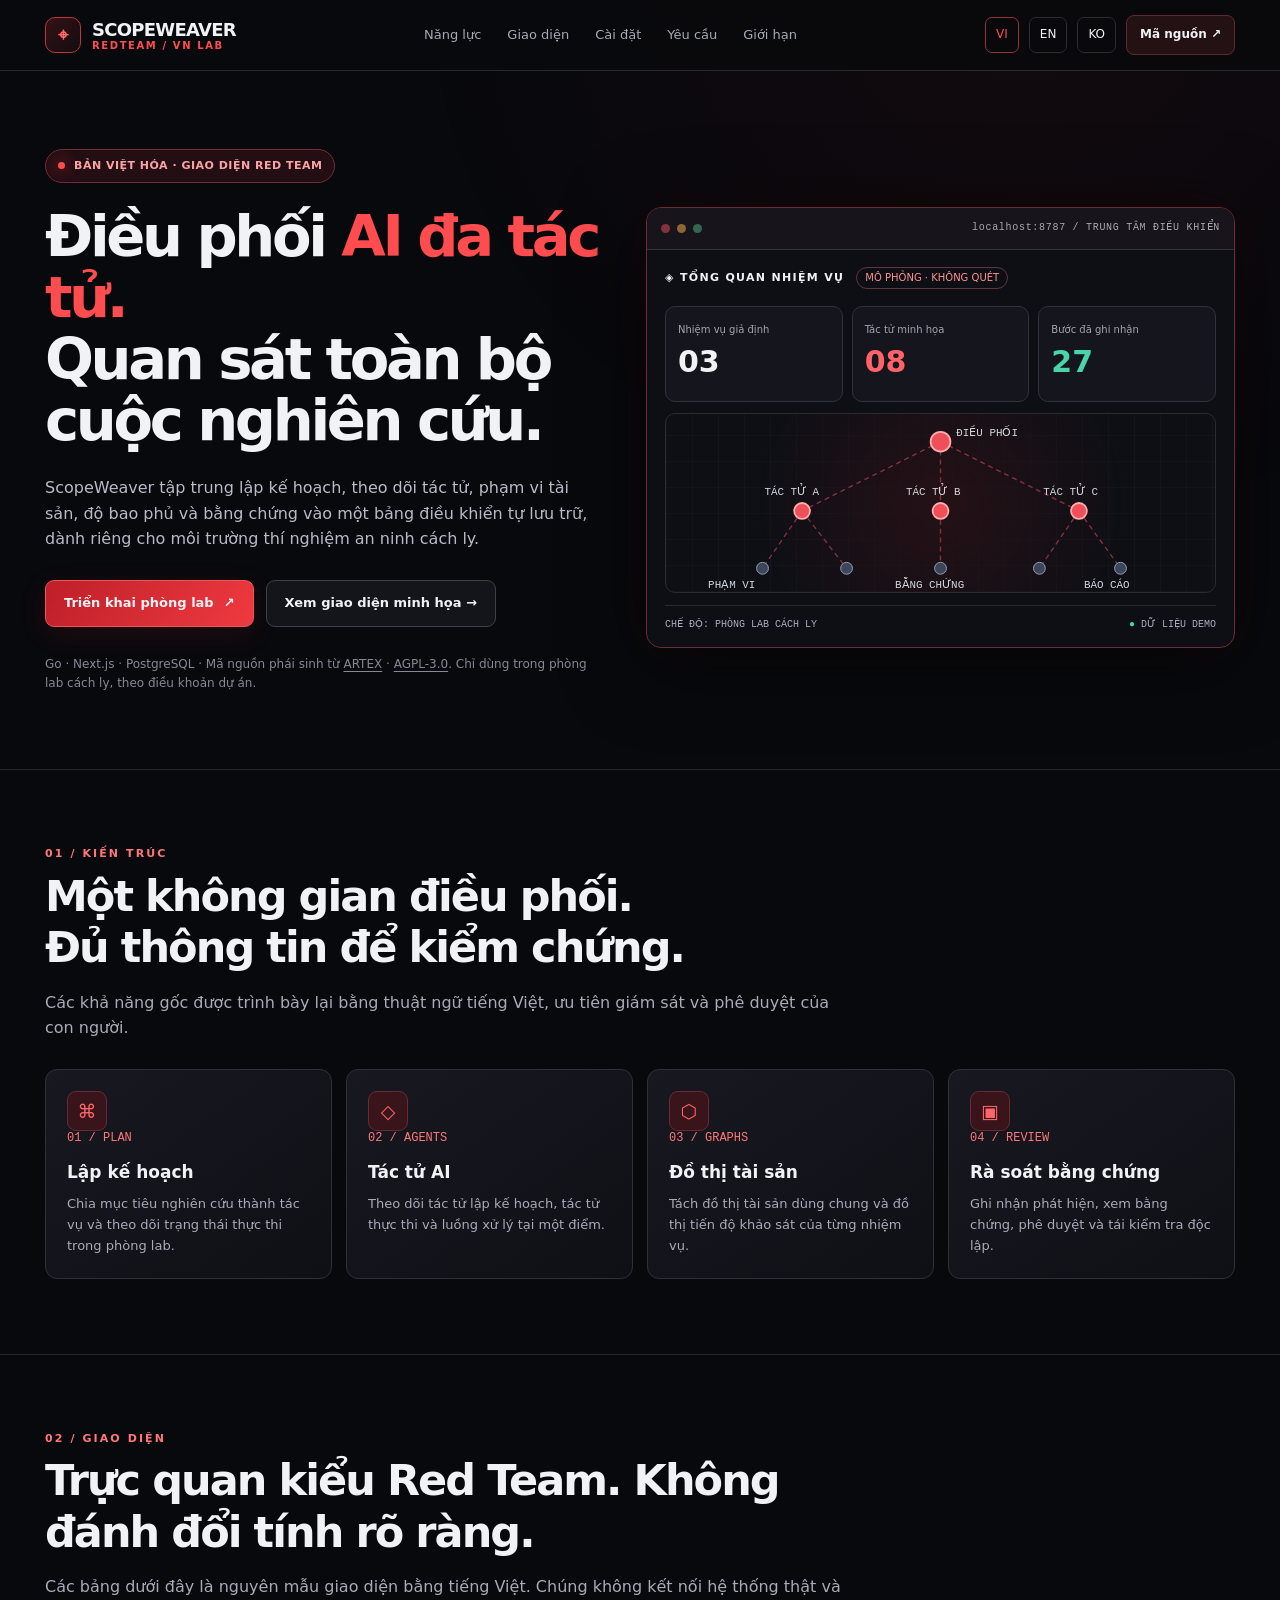
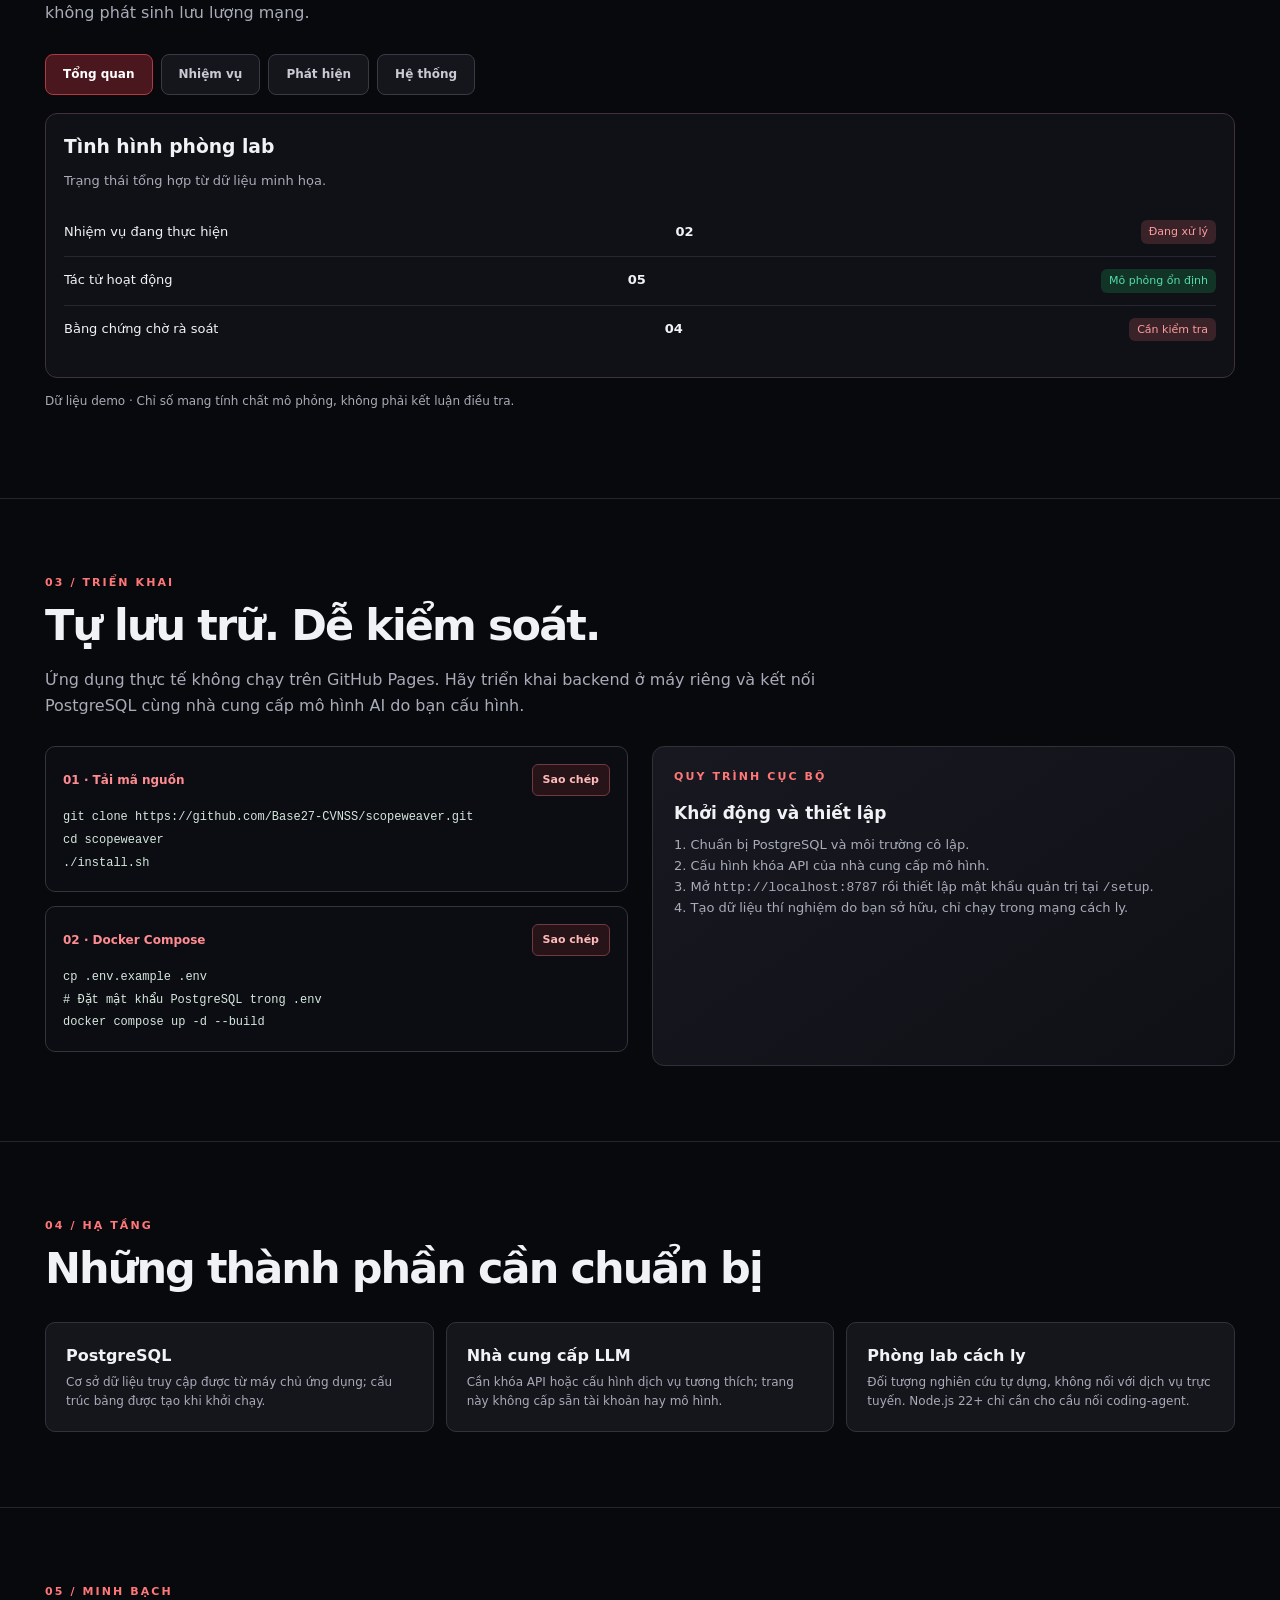
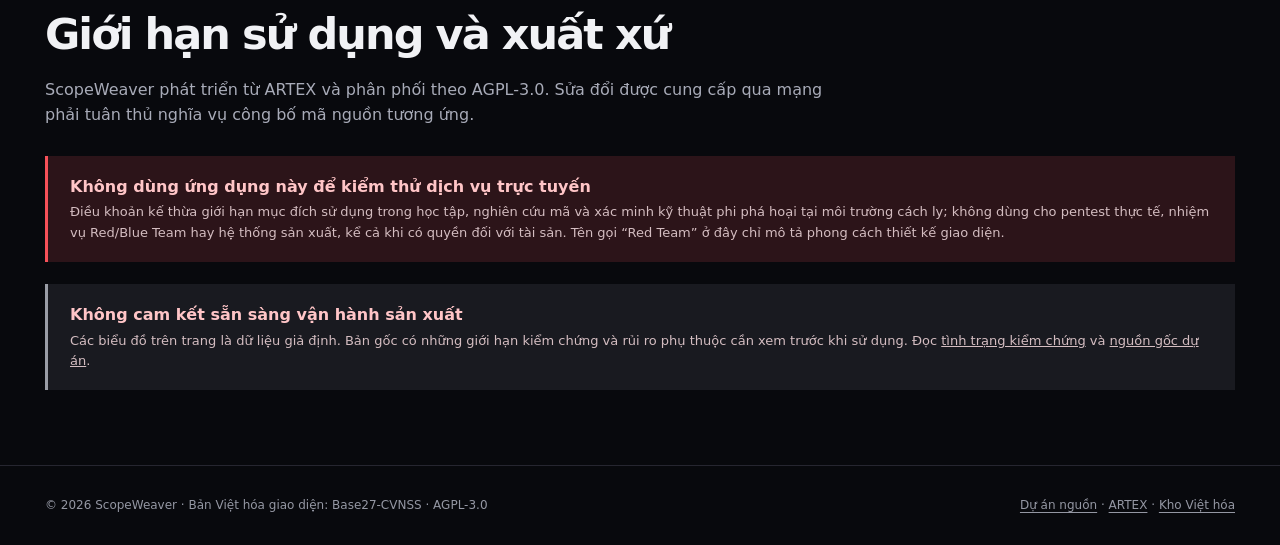
<file: landing/vi/index.html>
<!doctype html>
<html lang="vi">
<head>
<meta charset="utf-8">
<meta name="viewport" content="width=device-width, initial-scale=1">
<meta name="theme-color" content="#08090d">
<meta name="description" content="ScopeWeaver Việt hóa: bảng điều khiển nghiên cứu an ninh đa tác tử, tự lưu trữ và dành cho phòng thí nghiệm cách ly.">
<title>ScopeWeaver Việt Nam — Trung tâm nghiên cứu an ninh đa tác tử</title>
<link rel="icon" href="../favicon.svg" type="image/svg+xml">
<link rel="canonical" href="https://base27-cvnss.github.io/scopeweaver/vi/">
<link rel="alternate" hreflang="en" href="https://base27-cvnss.github.io/scopeweaver/?lang=en">
<link rel="alternate" hreflang="ko" href="https://base27-cvnss.github.io/scopeweaver/ko/">
<link rel="alternate" hreflang="vi" href="https://base27-cvnss.github.io/scopeweaver/vi/">
<style>
:root{color-scheme:dark;--bg:#08090d;--panel:#111319;--panel2:#171920;--line:#292b35;--soft:#a6a9b6;--text:#f1f2f5;--red:#dc2626;--hot:#ff4d4f;--green:#38d39f;--amber:#ffb65d;font-family:Inter,ui-sans-serif,system-ui,-apple-system,"Segoe UI",sans-serif}
*{box-sizing:border-box}html{scroll-behavior:smooth;scroll-padding-top:90px}body{margin:0;background:var(--bg);color:var(--text);line-height:1.6}body::before{content:"";position:fixed;inset:0;pointer-events:none;background:radial-gradient(ellipse at 80% 0%,#a21d2312,transparent 42%),linear-gradient(90deg,transparent 99%,#ffffff05 100%);background-size:auto,36px 36px;z-index:-1}
a{color:inherit;text-decoration:none}a:hover{color:#fff}button{font:inherit}button,a{outline-offset:3px}button:focus-visible,a:focus-visible{outline:2px solid var(--hot)}.container{max-width:1240px;margin:0 auto;padding:0 25px}
.skip{position:absolute;top:-60px;left:10px;background:#fff;color:#000;padding:8px;z-index:999}.skip:focus{top:10px}
.header{position:sticky;top:0;z-index:50;background:#090a0de8;border-bottom:1px solid #282a32;backdrop-filter:blur(16px)}.header .container{display:flex;align-items:center;gap:28px;min-height:70px}.brand{font-size:18px;font-weight:900;letter-spacing:-.04em;display:flex;align-items:center;gap:11px;white-space:nowrap}.brand-icon{display:grid;place-items:center;width:36px;height:36px;border:1px solid #be343d;background:linear-gradient(135deg,#351116,#120c10);border-radius:10px;color:#ff676a}.brand small{color:var(--hot);font-size:10px;letter-spacing:.16em;display:block;margin-top:-6px;font-weight:700}.nav{display:flex;gap:26px;margin:auto;font-size:13px;color:var(--soft)}.nav a:hover{color:var(--hot)}.actions{display:flex;gap:10px;align-items:center}.locale{border:1px solid var(--line);border-radius:7px;padding:7px 10px;font-size:12px}.locale[aria-current]{color:var(--hot);border-color:#91343d}.git{font-size:12px;border:1px solid #5c2930;border-radius:8px;padding:9px 13px;font-weight:750;background:#241114}.mobile-toggle{display:none;background:none;border:0;color:#fff;font-size:24px}
.eyebrow{color:#ff7778;font-weight:800;text-transform:uppercase;letter-spacing:.19em;font-size:11px}.hero{padding:78px 0 64px}.hero-grid{display:grid;grid-template-columns:minmax(0,1fr) minmax(0,1.05fr);gap:40px;align-items:center}.pill{display:inline-flex;align-items:center;gap:9px;padding:7px 12px;border:1px solid #742b34;background:#230e13;color:#fca3a5;border-radius:30px;font-weight:700;font-size:11px;letter-spacing:.045em}.dot{width:7px;height:7px;border-radius:50%;background:var(--hot);box-shadow:0 0 15px #ff3344;display:inline-block}.hero h1{font-size:clamp(40px,4.5vw,67px);font-weight:900;letter-spacing:-.058em;line-height:1.07;margin:23px 0}.highlight{color:var(--hot)}.lead{max-width:580px;font-size:16px;color:#b8bbc7}.hero-links{display:flex;gap:12px;flex-wrap:wrap;margin:28px 0}.btn{display:inline-flex;align-items:center;justify-content:center;gap:10px;padding:12px 18px;border-radius:9px;font-size:13px;font-weight:850;border:1px solid #40404b;background:#14151b;cursor:pointer}.btn.primary{background:linear-gradient(125deg,#be1f29,#ef3a40);border-color:#f0535a;box-shadow:0 7px 28px #da29301f}.btn:hover{transform:translateY(-1px)}.note{font-size:12px;color:#858996;max-width:550px}.note a{text-decoration:underline;text-underline-offset:3px}
.terminal{border:1px solid #6b2c35;box-shadow:0 14px 80px #0009,0 0 45px #e0273110;background:#0d0f15;border-radius:15px;overflow:hidden}.term-bar{height:42px;background:#17151b;border-bottom:1px solid #37313a;display:flex;align-items:center;gap:7px;padding:0 14px}.circle{height:9px;width:9px;border-radius:50%;background:#82323c}.circle:nth-child(2){background:#8e6533}.circle:nth-child(3){background:#34664f}.term-bar span{font-size:10px;color:#aaa;letter-spacing:.07em;margin-left:auto;font-family:ui-monospace,monospace}.term-body{padding:17px 18px}.terminal-top{display:flex;align-items:center;gap:12px;margin-bottom:17px;flex-wrap:wrap}.terminal-top strong{letter-spacing:.12em;font-size:11px}.tag{font-size:10px;border:1px solid #61353b;border-radius:30px;color:#ff9192;padding:2px 8px}.demo-grid{display:grid;grid-template-columns:repeat(3,1fr);gap:9px}.metric{border:1px solid #30313b;border-radius:10px;padding:15px 12px;background:#15161d}.metric .n{font-size:30px;font-weight:900;font-variant-numeric:tabular-nums}.metric small{display:block;color:#a5a5b0;font-size:10px}.metric .n.red{color:#ff6269}.metric .n.green{color:#49d4aa}.metric .n.amber{color:#ffc577}.network{margin-top:11px;height:180px;border:1px solid #2b2934;border-radius:10px;background:radial-gradient(circle at center,#251116,transparent 65%),repeating-linear-gradient(0deg,#ffffff05 0 1px,transparent 1px 26px),repeating-linear-gradient(90deg,#ffffff05 0 1px,transparent 1px 26px);position:relative;overflow:hidden}.network svg{width:100%;height:100%}.network .edge{fill:none;stroke:#9f3947;stroke-width:1.4;stroke-dasharray:5 4;opacity:.8}.network .node{fill:#ef4f59;stroke:#ffadb0;stroke-width:1.8}.network .muted-node{fill:#3d4657;stroke:#8e9cba}.network text{fill:#d2d6df;font:11px ui-monospace,monospace}.status-line{display:flex;justify-content:space-between;align-items:center;gap:12px;border-top:1px solid #292932;margin-top:12px;padding-top:12px;font:10px ui-monospace,monospace;color:#a7adbb}.status-line b{color:#41d6a2}
.section{padding:75px 0;border-top:1px solid #24252d}.section-head{max-width:810px;margin:0 0 28px}.section h2{font-size:clamp(28px,3.5vw,43px);line-height:1.2;letter-spacing:-.045em;margin:8px 0 12px}.section p{color:#a8abb8}.cards{display:grid;grid-template-columns:repeat(4,minmax(0,1fr));gap:14px}.card{background:linear-gradient(145deg,#181920,#0f1016);border:1px solid #30303b;border-radius:12px;padding:21px}.card:hover{border-color:#a4313a}.card .ordinal{font:12px ui-monospace,monospace;color:#ff777a}.card h3{font-size:17px;margin:14px 0 8px}.card p{font-size:13px;margin:0}.feature-icon{display:grid;place-items:center;width:40px;height:40px;background:#3a141b;border:1px solid #6b2834;border-radius:9px;color:#ff666a;font-size:19px}
.tabs{display:flex;gap:8px;flex-wrap:wrap;margin-bottom:18px}.tab{border:1px solid #3a3a45;color:#c8cbd3;background:#15161c;border-radius:8px;padding:10px 17px;cursor:pointer;font-weight:750;font-size:12px}.tab[aria-selected=true]{background:#4b171e;color:white;border-color:#b23942}.screen{border:1px solid #42303a;background:#101116;border-radius:12px;padding:18px;min-height:265px}.screen[hidden]{display:none}.screen h3{margin:0 0 9px}.screen p{font-size:13px;margin:0 0 17px}.screen-row{display:flex;gap:12px;align-items:center;justify-content:space-between;padding:12px 0;border-bottom:1px solid #252630;font-size:13px}.screen-row:last-child{border-bottom:0}.s-chip{padding:3px 8px;border-radius:6px;background:#392328;color:#ff9b9d;font-size:11px}.s-chip.ok{background:#123427;color:#54dca9}.twocol{display:grid;grid-template-columns:1fr 1fr;gap:24px}.code-card{border:1px solid #34343e;background:#0c0d13;border-radius:10px;padding:17px;margin-bottom:14px}.code-head{display:flex;justify-content:space-between;align-items:center;margin-bottom:10px;color:#ff8c91;font-size:12px;font-weight:700}.code{margin:0;overflow-x:auto;color:#d5e7dc;font:12px/1.9 ui-monospace,"SFMono-Regular",Consolas,monospace;white-space:pre}.copy{background:#261418;border:1px solid #76383f;color:#ffbbb9;border-radius:6px;cursor:pointer;padding:6px 10px;font-size:11px}.copy:hover{background:#6a202b}.requirements{display:grid;grid-template-columns:repeat(3,1fr);gap:12px}.requirement{padding:20px;border:1px solid #30333d;border-radius:10px;background:#15161c}.requirement strong{display:block;margin-bottom:4px}.requirement p{font-size:12px;margin:0}.warning{border-left:3px solid #f65159;background:#2c1419;padding:18px 22px;margin-top:22px;color:#ffc5c7}.warning strong{display:block}.warning p{color:#d4bdc1;margin:3px 0 0;font-size:13px}.footer{border-top:1px solid #262630;padding:30px 0;color:#9497a3;font-size:12px}.footer .container{display:flex;align-items:center;justify-content:space-between;flex-wrap:wrap;gap:10px}.footer a{text-decoration:underline;text-underline-offset:3px}
@media(max-width:1050px){.hero-grid{grid-template-columns:1fr}.hero{padding-top:48px}.cards{grid-template-columns:repeat(2,1fr)}}@media(max-width:700px){.container{padding:0 16px}.nav{display:none;position:absolute;top:70px;left:0;right:0;background:#101117;padding:19px;flex-direction:column;gap:12px;border-bottom:1px solid #38303a}.nav.open{display:flex}.mobile-toggle{display:block}.actions{margin-left:auto}.git{display:none}.hero h1{font-size:40px}.section{padding:48px 0}.cards,.twocol,.requirements{grid-template-columns:1fr}.demo-grid{gap:5px}.metric{padding:9px}.metric .n{font-size:23px}}@media(prefers-reduced-motion:reduce){*,*:before,*:after{scroll-behavior:auto!important;transition:none!important}}
</style>
</head>
<body>
<a class="skip" href="#main">Đi tới nội dung chính</a>
<header class="header"><div class="container">
<a class="brand" href="./" aria-label="Trang chủ ScopeWeaver Việt Nam"><span class="brand-icon" aria-hidden="true">⌖</span><span>SCOPEWEAVER<small>REDTEAM / VN LAB</small></span></a>
<button class="mobile-toggle" type="button" aria-controls="navigation" aria-expanded="false" aria-label="Mở menu">☰</button>
<nav id="navigation" class="nav" aria-label="Điều hướng"><a href="#nangluc">Năng lực</a><a href="#giaodien">Giao diện</a><a href="#caidat">Cài đặt</a><a href="#yeucau">Yêu cầu</a><a href="#gioihan">Giới hạn</a></nav>
<div class="actions"><a href="./" class="locale" aria-current="page" lang="vi">VI</a><a href="../?lang=en" class="locale" lang="en">EN</a><a href="../ko/" class="locale" lang="ko">KO</a><a class="git" href="https://github.com/Base27-CVNSS/scopeweaver" rel="noopener noreferrer">Mã nguồn ↗</a></div>
</div></header>
<main id="main">
<section class="hero"><div class="container hero-grid"><div>
<div class="pill"><span class="dot"></span> BẢN VIỆT HÓA · GIAO DIỆN RED TEAM</div>
<h1>Điều phối <span class="highlight">AI đa tác tử.</span><br>Quan sát toàn bộ cuộc nghiên cứu.</h1>
<p class="lead">ScopeWeaver tập trung lập kế hoạch, theo dõi tác tử, phạm vi tài sản, độ bao phủ và bằng chứng vào một bảng điều khiển tự lưu trữ, dành riêng cho môi trường thí nghiệm an ninh cách ly.</p>
<div class="hero-links"><a class="btn primary" href="#caidat">Triển khai phòng lab <span aria-hidden="true">↗</span></a><a class="btn" href="#giaodien">Xem giao diện minh họa →</a></div>
<p class="note">Go · Next.js · PostgreSQL · Mã nguồn phái sinh từ <a href="https://github.com/Autumn-27/ARTEX">ARTEX</a> · <a href="https://github.com/Base27-CVNSS/scopeweaver/blob/main/LICENSE">AGPL-3.0</a>. Chỉ dùng trong phòng lab cách ly, theo điều khoản dự án.</p>
</div>
<div class="terminal" role="img" aria-label="Mô phỏng giao diện ScopeWeaver nền đen và đỏ với ba chỉ số, sơ đồ tác tử; dữ liệu hoàn toàn giả định">
<div class="term-bar"><i class="circle"></i><i class="circle"></i><i class="circle"></i><span>localhost:8787 / TRUNG TÂM ĐIỀU KHIỂN</span></div>
<div class="term-body"><div class="terminal-top"><strong>◈ TỔNG QUAN NHIỆM VỤ</strong><span class="tag">MÔ PHỎNG · KHÔNG QUÉT</span></div>
<div class="demo-grid"><div class="metric"><small>Nhiệm vụ giả định</small><div class="n">03</div></div><div class="metric"><small>Tác tử minh họa</small><div class="n red">08</div></div><div class="metric"><small>Bước đã ghi nhận</small><div class="n green">27</div></div></div>
<div class="network"><svg viewBox="0 0 500 180" aria-hidden="true">
<path class="edge" d="M250 28L110 98M250 28L250 98M250 28L390 98M110 98L70 156M110 98L155 156M250 98L250 156M390 98L350 156M390 98L432 156"/>
<g><circle class="node" cx="250" cy="28" r="10"/><circle class="node" cx="110" cy="98" r="8"/><circle class="node" cx="250" cy="98" r="8"/><circle class="node" cx="390" cy="98" r="8"/></g>
<g class="muted-node"><circle cx="70" cy="156" r="6"/><circle cx="155" cy="156" r="6"/><circle cx="250" cy="156" r="6"/><circle cx="350" cy="156" r="6"/><circle cx="432" cy="156" r="6"/></g>
<text x="266" y="22">ĐIỀU PHỐI</text><text x="72" y="82">TÁC TỬ A</text><text x="215" y="82">TÁC TỬ B</text><text x="354" y="82">TÁC TỬ C</text><text x="15" y="176">PHẠM VI</text><text x="204" y="176">BẰNG CHỨNG</text><text x="395" y="176">BÁO CÁO</text></svg></div>
<div class="status-line"><span>CHẾ ĐỘ: PHÒNG LAB CÁCH LY</span><span><b>●</b> DỮ LIỆU DEMO</span></div></div></div></div></section>
<section id="nangluc" class="section"><div class="container">
<div class="section-head"><div class="eyebrow">01 / KIẾN TRÚC</div><h2>Một không gian điều phối.<br>Đủ thông tin để kiểm chứng.</h2><p>Các khả năng gốc được trình bày lại bằng thuật ngữ tiếng Việt, ưu tiên giám sát và phê duyệt của con người.</p></div>
<div class="cards"><article class="card"><span class="feature-icon" aria-hidden="true">⌘</span><div class="ordinal">01 / PLAN</div><h3>Lập kế hoạch</h3><p>Chia mục tiêu nghiên cứu thành tác vụ và theo dõi trạng thái thực thi trong phòng lab.</p></article><article class="card"><span class="feature-icon" aria-hidden="true">◇</span><div class="ordinal">02 / AGENTS</div><h3>Tác tử AI</h3><p>Theo dõi tác tử lập kế hoạch, tác tử thực thi và luồng xử lý tại một điểm.</p></article><article class="card"><span class="feature-icon" aria-hidden="true">⬡</span><div class="ordinal">03 / GRAPHS</div><h3>Đồ thị tài sản</h3><p>Tách đồ thị tài sản dùng chung và đồ thị tiến độ khảo sát của từng nhiệm vụ.</p></article><article class="card"><span class="feature-icon" aria-hidden="true">▣</span><div class="ordinal">04 / REVIEW</div><h3>Rà soát bằng chứng</h3><p>Ghi nhận phát hiện, xem bằng chứng, phê duyệt và tái kiểm tra độc lập.</p></article></div></div></section>
<section id="giaodien" class="section"><div class="container"><div class="section-head"><div class="eyebrow">02 / GIAO DIỆN</div><h2>Trực quan kiểu Red Team. Không đánh đổi tính rõ ràng.</h2><p>Các bảng dưới đây là nguyên mẫu giao diện bằng tiếng Việt. Chúng không kết nối hệ thống thật và không phát sinh lưu lượng mạng.</p></div>
<div class="tabs" role="tablist" aria-label="Các màn hình minh họa"><button class="tab" id="tab-tongquan" role="tab" aria-controls="panel-tongquan" aria-selected="true" tabindex="0">Tổng quan</button><button class="tab" id="tab-nhiemvu" role="tab" aria-controls="panel-nhiemvu" aria-selected="false" tabindex="-1">Nhiệm vụ</button><button class="tab" id="tab-phathien" role="tab" aria-controls="panel-phathien" aria-selected="false" tabindex="-1">Phát hiện</button><button class="tab" id="tab-hethong" role="tab" aria-controls="panel-hethong" aria-selected="false" tabindex="-1">Hệ thống</button></div>
<div class="screen" id="panel-tongquan" role="tabpanel" aria-labelledby="tab-tongquan"><h3>Tình hình phòng lab</h3><p>Trạng thái tổng hợp từ dữ liệu minh họa.</p><div class="screen-row"><span>Nhiệm vụ đang thực hiện</span><b>02</b><span class="s-chip">Đang xử lý</span></div><div class="screen-row"><span>Tác tử hoạt động</span><b>05</b><span class="s-chip ok">Mô phỏng ổn định</span></div><div class="screen-row"><span>Bằng chứng chờ rà soát</span><b>04</b><span class="s-chip">Cần kiểm tra</span></div></div>
<div class="screen" id="panel-nhiemvu" role="tabpanel" aria-labelledby="tab-nhiemvu" hidden><h3>Điều phối nhiệm vụ</h3><p>Danh sách công việc giả định trong mạng lab nội bộ.</p><div class="screen-row"><span>LAB-001 · Kiểm thử cấu hình mẫu</span><span class="s-chip ok">Đã hoàn tất</span></div><div class="screen-row"><span>LAB-002 · Phân tích luồng xác thực mô phỏng</span><span class="s-chip">Đang rà soát</span></div><div class="screen-row"><span>LAB-003 · Đánh giá nhật ký mẫu</span><span class="s-chip">Chờ xử lý</span></div></div>
<div class="screen" id="panel-phathien" role="tabpanel" aria-labelledby="tab-phathien" hidden><h3>Sổ theo dõi phát hiện</h3><p>Mức độ ưu tiên chỉ là ví dụ minh họa, không phải kết quả kiểm thử.</p><div class="screen-row"><span>F-01 · Chính sách quyền truy cập mẫu</span><span class="s-chip">Cần xác nhận</span></div><div class="screen-row"><span>F-02 · Cấu hình tiêu đề bảo mật mẫu</span><span class="s-chip ok">Đã rà soát</span></div><div class="screen-row"><span>F-03 · Bản ghi phục vụ học tập</span><span class="s-chip">Chờ tái kiểm tra</span></div></div>
<div class="screen" id="panel-hethong" role="tabpanel" aria-labelledby="tab-hethong" hidden><h3>Cấu hình môi trường</h3><p>Chỉ phản ánh cấu trúc sản phẩm; không thể thay đổi máy chủ từ trang giới thiệu.</p><div class="screen-row"><span>Cơ sở dữ liệu</span><b>PostgreSQL</b></div><div class="screen-row"><span>Giao diện ứng dụng</span><b>Next.js</b></div><div class="screen-row"><span>Máy chủ điều phối</span><b>Go</b></div></div>
<p class="note" style="margin-top:14px">Dữ liệu demo · Chỉ số mang tính chất mô phỏng, không phải kết luận điều tra.</p></div></section>
<section id="caidat" class="section"><div class="container"><div class="section-head"><div class="eyebrow">03 / TRIỂN KHAI</div><h2>Tự lưu trữ. Dễ kiểm soát.</h2><p>Ứng dụng thực tế không chạy trên GitHub Pages. Hãy triển khai backend ở máy riêng và kết nối PostgreSQL cùng nhà cung cấp mô hình AI do bạn cấu hình.</p></div>
<div class="twocol"><div><div class="code-card"><div class="code-head">01 · Tải mã nguồn <button class="copy" type="button" data-copy="git clone https://github.com/Base27-CVNSS/scopeweaver.git&#10;cd scopeweaver&#10;./install.sh">Sao chép</button></div><pre class="code">git clone https://github.com/Base27-CVNSS/scopeweaver.git
cd scopeweaver
./install.sh</pre></div><div class="code-card"><div class="code-head">02 · Docker Compose <button class="copy" type="button" data-copy="cp .env.example .env&#10;docker compose up -d --build">Sao chép</button></div><pre class="code">cp .env.example .env
# Đặt mật khẩu PostgreSQL trong .env
docker compose up -d --build</pre></div></div><div class="card"><div class="eyebrow">QUY TRÌNH CỤC BỘ</div><h3>Khởi động và thiết lập</h3><p>1. Chuẩn bị PostgreSQL và môi trường cô lập.</p><p>2. Cấu hình khóa API của nhà cung cấp mô hình.</p><p>3. Mở <code>http://localhost:8787</code> rồi thiết lập mật khẩu quản trị tại <code>/setup</code>.</p><p>4. Tạo dữ liệu thí nghiệm do bạn sở hữu, chỉ chạy trong mạng cách ly.</p></div></div></div></section>
<section id="yeucau" class="section"><div class="container"><div class="section-head"><div class="eyebrow">04 / HẠ TẦNG</div><h2>Những thành phần cần chuẩn bị</h2></div><div class="requirements"><div class="requirement"><strong>PostgreSQL</strong><p>Cơ sở dữ liệu truy cập được từ máy chủ ứng dụng; cấu trúc bảng được tạo khi khởi chạy.</p></div><div class="requirement"><strong>Nhà cung cấp LLM</strong><p>Cần khóa API hoặc cấu hình dịch vụ tương thích; trang này không cấp sẵn tài khoản hay mô hình.</p></div><div class="requirement"><strong>Phòng lab cách ly</strong><p>Đối tượng nghiên cứu tự dựng, không nối với dịch vụ trực tuyến. Node.js 22+ chỉ cần cho cầu nối coding-agent.</p></div></div></div></section>
<section id="gioihan" class="section"><div class="container"><div class="section-head"><div class="eyebrow">05 / MINH BẠCH</div><h2>Giới hạn sử dụng và xuất xứ</h2><p>ScopeWeaver phát triển từ ARTEX và phân phối theo AGPL-3.0. Sửa đổi được cung cấp qua mạng phải tuân thủ nghĩa vụ công bố mã nguồn tương ứng.</p></div><div class="warning"><strong>Không dùng ứng dụng này để kiểm thử dịch vụ trực tuyến</strong><p>Điều khoản kế thừa giới hạn mục đích sử dụng trong học tập, nghiên cứu mã và xác minh kỹ thuật phi phá hoại tại môi trường cách ly; không dùng cho pentest thực tế, nhiệm vụ Red/Blue Team hay hệ thống sản xuất, kể cả khi có quyền đối với tài sản. Tên gọi “Red Team” ở đây chỉ mô tả phong cách thiết kế giao diện.</p></div><div class="warning" style="border-color:#9a9da6;background:#191a20"><strong>Không cam kết sẵn sàng vận hành sản xuất</strong><p>Các biểu đồ trên trang là dữ liệu giả định. Bản gốc có những giới hạn kiểm chứng và rủi ro phụ thuộc cần xem trước khi sử dụng. Đọc <a href="https://github.com/Base27-CVNSS/scopeweaver/blob/main/docs/VERIFICATION.md" style="text-decoration:underline">tình trạng kiểm chứng</a> và <a href="https://github.com/Base27-CVNSS/scopeweaver/blob/main/docs/PROVENANCE.md" style="text-decoration:underline">nguồn gốc dự án</a>.</p></div></div></section>
</main><footer class="footer"><div class="container"><span>© 2026 ScopeWeaver · Bản Việt hóa giao diện: Base27-CVNSS · AGPL-3.0</span><span><a href="https://github.com/cskwork/scopeweaver">Dự án nguồn</a> · <a href="https://github.com/Autumn-27/ARTEX">ARTEX</a> · <a href="https://github.com/Base27-CVNSS/scopeweaver">Kho Việt hóa</a></span></div></footer>
<script>
document.querySelector('.mobile-toggle').addEventListener('click',function(){const n=document.getElementById('navigation');const open=n.classList.toggle('open');this.setAttribute('aria-expanded',String(open));});
document.querySelectorAll('.nav a').forEach(a=>a.addEventListener('click',()=>{document.getElementById('navigation').classList.remove('open');document.querySelector('.mobile-toggle').setAttribute('aria-expanded','false')}));
const tabs=[...document.querySelectorAll('[role=tab]')];
function selectTab(tab){tabs.forEach(t=>{const yes=t===tab;t.setAttribute('aria-selected',String(yes));t.tabIndex=yes?0:-1;document.getElementById(t.getAttribute('aria-controls')).hidden=!yes});tab.focus();}
tabs.forEach((tab,i)=>{tab.addEventListener('click',()=>selectTab(tab));tab.addEventListener('keydown',e=>{if(e.key==='ArrowRight'||e.key==='ArrowLeft'||e.key==='Home'||e.key==='End'){e.preventDefault();selectTab(tabs[e.key==='Home'?0:e.key==='End'?tabs.length-1:(i+(e.key==='ArrowRight'?1:-1)+tabs.length)%tabs.length]);}})});
document.querySelectorAll('[data-copy]').forEach(button=>button.addEventListener('click',async()=>{const original=button.textContent;try{await navigator.clipboard.writeText(button.getAttribute('data-copy'));button.textContent='Đã sao chép';}catch{button.textContent='Hãy chọn và sao chép đoạn lệnh';}setTimeout(()=>button.textContent=original,1900)}));
</script>
</body></html>
</file>
